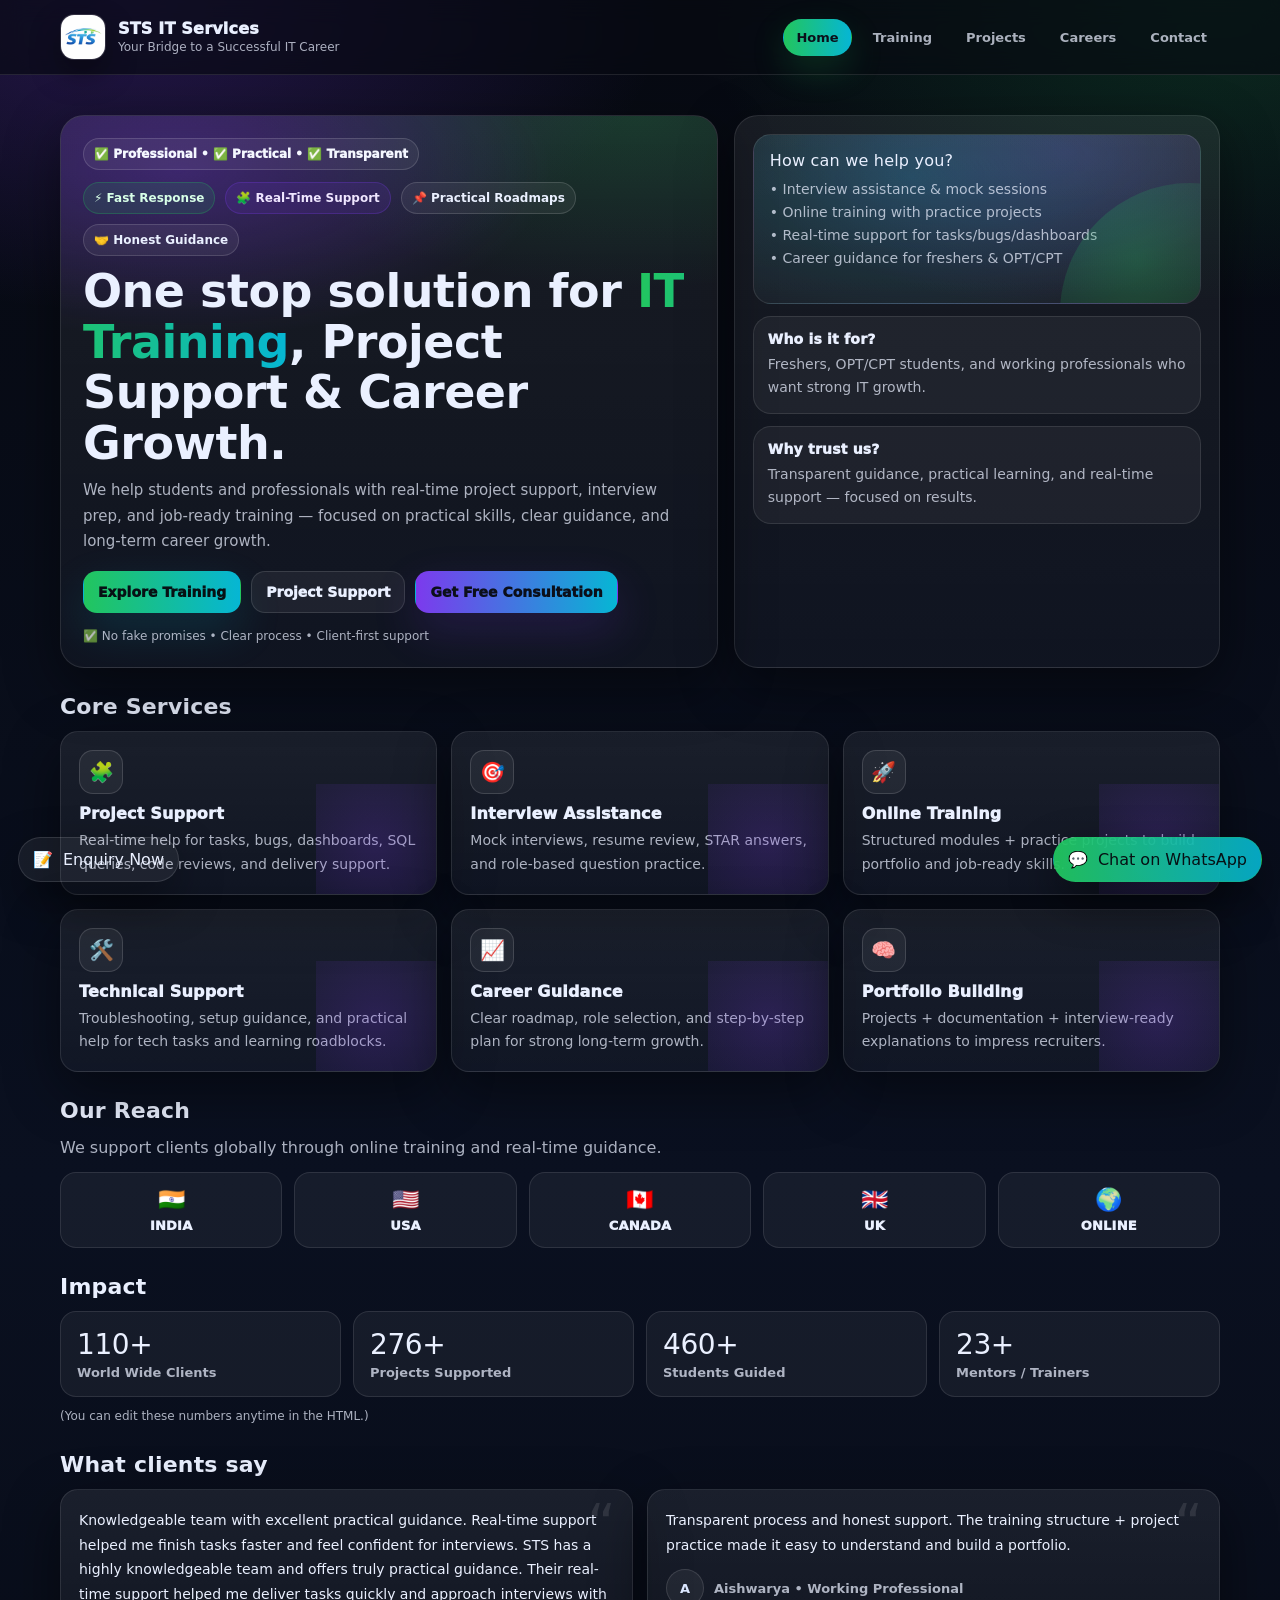
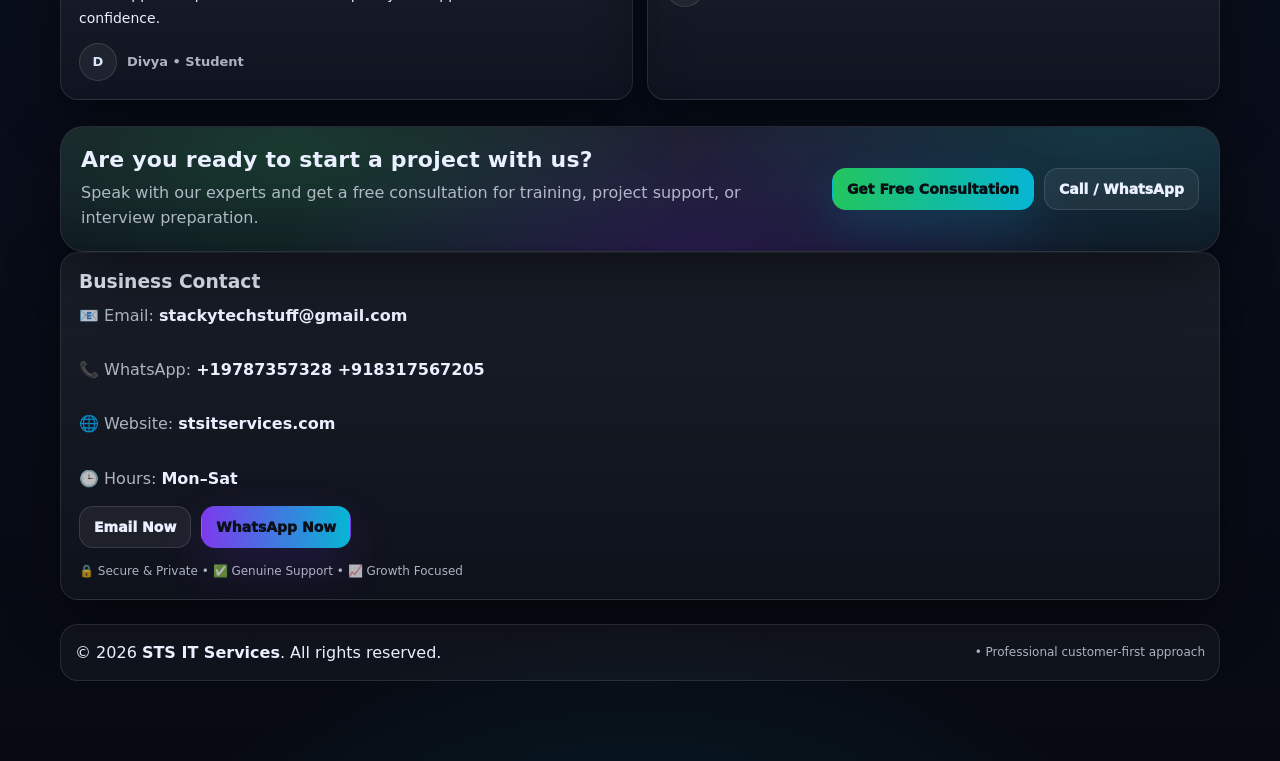
<file: index.html>
<!DOCTYPE html>
<html lang="en">
<head>
  <meta charset="UTF-8" />
  <meta name="viewport" content="width=device-width,initial-scale=1.0" />
  <title>STS IT Services | Genuine IT Consultancy & Career Support</title>
  <meta name="description" content="STS IT Services - Professional IT consultancy, project support, interview assistance and online training for career growth." />

  <!-- Dark theme inspired by AKTSoft-style layout (hero + services + locations + stats + testimonials + CTA) -->
  <style>
    :root{
      --bg:#070A12;
      --bg2:#0A1020;
      --panel:rgba(255,255,255,0.06);
      --panel2:rgba(255,255,255,0.04);
      --border:rgba(255,255,255,0.10);
      --text:#EAF0FF;
      --muted:rgba(234,240,255,0.72);

      --brand:#7C3AED;      /* purple */
      --brand2:#22C55E;     /* green */
      --brand3:#06B6D4;     /* cyan */
      --warn:#F59E0B;

      --shadow: 0 18px 55px rgba(0,0,0,.45);
      --radius: 18px;
      --radius2: 24px;
    }

    *{ box-sizing:border-box; }
    html{ scroll-behavior:smooth; }
    body{
      margin:0;
      font-family: ui-sans-serif, system-ui, -apple-system, Segoe UI, Roboto, Helvetica, Arial, "Apple Color Emoji","Segoe UI Emoji";
      color: var(--text);
      background:
        radial-gradient(900px 520px at 10% 0%, rgba(124,58,237,.26), transparent 60%),
        radial-gradient(900px 520px at 95% 0%, rgba(34,197,94,.18), transparent 58%),
        radial-gradient(900px 620px at 50% 110%, rgba(6,182,212,.16), transparent 60%),
        linear-gradient(180deg, var(--bg) 0%, var(--bg2) 50%, var(--bg) 100%);
      min-height:100vh;
    }
    a{ color:inherit; text-decoration:none; }
    img{ max-width:100%; display:block; }
    .container{
      width:min(1160px, calc(100% - 40px));
      margin:0 auto;
    }
    section[id]{ scroll-margin-top: 92px; }

    /* Topbar */
    .topbar{
      position: sticky;
      top:0;
      z-index: 50;
      background: rgba(7,10,18,0.65);
      backdrop-filter: blur(12px);
      border-bottom: 1px solid var(--border);
    }
    .navwrap{
      display:flex;
      align-items:center;
      justify-content:space-between;
      gap: 16px;
      padding: 14px 0;
    }
    .brand{
      display:flex;
      align-items:center;
      gap: 12px;
      min-width: 270px;
    }
    .brand img{
      width: 46px;
      height: 46px;
      border-radius: 14px;
      border: 1px solid var(--border);
      background: rgba(255,255,255,0.04);
      box-shadow: 0 14px 30px rgba(0,0,0,0.35);
      object-fit: cover;
    }
    .btitle{ font-weight: 950; letter-spacing: .2px; font-size: 16px; line-height:1.1; }
    .btag{ font-size: 12px; color: var(--muted); margin-top: 2px; line-height: 1.2; }

    nav{
      display:flex;
      align-items:center;
      gap: 8px;
      flex-wrap: wrap;
      justify-content:flex-end;
    }
    nav a{
      padding: 10px 12px;
      border-radius: 999px;
      color: var(--muted);
      border: 1px solid transparent;
      font-weight: 800;
      font-size: 13px;
      transition: transform .15s ease, background .15s ease, border-color .15s ease, color .15s ease;
    }
    nav a:hover{
      color: var(--text);
      background: rgba(255,255,255,0.05);
      border-color: rgba(255,255,255,0.10);
      transform: translateY(-1px);
    }
    nav a.active{
      color:#0b0f1a;
      border-color: transparent;
      background: linear-gradient(90deg, rgba(34,197,94,1), rgba(6,182,212,1));
      box-shadow: 0 14px 35px rgba(34,197,94,0.18);
    }

    /* Common UI */
    .card{
      background: linear-gradient(180deg, rgba(255,255,255,0.07), rgba(255,255,255,0.03));
      border: 1px solid var(--border);
      border-radius: var(--radius);
      box-shadow: var(--shadow);
    }
    .chipRow{ display:flex; flex-wrap:wrap; gap:10px; }
    .chip{
      display:inline-flex;
      align-items:center;
      gap: 8px;
      padding: 8px 10px;
      border-radius: 999px;
      border: 1px solid rgba(255,255,255,0.14);
      background: rgba(255,255,255,0.06);
      color: var(--text);
      font-weight: 900;
      font-size: 12px;
    }
    .chip.ok{
      border-color: rgba(34,197,94,0.26);
      background: rgba(34,197,94,0.12);
      color: #D7FFE7;
    }
    .chip.pro{
      border-color: rgba(124,58,237,0.26);
      background: rgba(124,58,237,0.12);
      color: #EFE6FF;
    }

    .btn{
      display:inline-flex;
      align-items:center;
      justify-content:center;
      gap: 10px;
      padding: 12px 14px;
      border-radius: 14px;
      border: 1px solid rgba(255,255,255,0.12);
      cursor:pointer;
      font-weight: 950;
      font-size: 14px;
      transition: transform .15s ease, filter .15s ease, background .15s ease, border-color .15s ease;
      user-select:none;
      white-space: nowrap;
    }
    .btn:hover{ transform: translateY(-1px); filter: brightness(1.05); }
    .btn:active{ transform: translateY(0px); filter: brightness(0.98); }

    .btn.primary{
      color:#071014;
      border-color: transparent;
      background: linear-gradient(90deg, rgba(34,197,94,1), rgba(6,182,212,1));
      box-shadow: 0 18px 45px rgba(6,182,212,0.16);
    }
    .btn.secondary{
      color: var(--text);
      background: rgba(255,255,255,0.06);
    }
    .btn.purple{
      color: #0b0f1a;
      border-color: transparent;
      background: linear-gradient(90deg, rgba(124,58,237,1), rgba(6,182,212,1));
      box-shadow: 0 18px 45px rgba(124,58,237,0.18);
    }

    .muted{ color: var(--muted); }
    h1,h2,h3{ margin:0; }
    h2{
      font-size: 22px;
      letter-spacing:.2px;
      margin: 0 0 12px;
    }

    main.container{ padding: 26px 0 80px; }

    /* HERO (AKTSoft-like: left content + right visual card) */
    .hero{
      margin-top: 14px;
      display:grid;
      grid-template-columns: 1.15fr .85fr;
      gap: 16px;
      align-items: stretch;
    }
    .heroLeft{
      padding: 22px;
      position: relative;
      overflow: hidden;
      border-radius: var(--radius2);
    }
    .heroLeft:before{
      content:"";
      position:absolute;
      inset:-1px;
      background:
        radial-gradient(620px 280px at 18% 10%, rgba(124,58,237,0.28), transparent 60%),
        radial-gradient(620px 280px at 88% 0%, rgba(34,197,94,0.18), transparent 62%);
      pointer-events:none;
    }
    .heroLeft > *{ position:relative; }

    .kicker{
      display:inline-flex;
      align-items:center;
      gap: 10px;
      padding: 8px 10px;
      border-radius: 999px;
      border: 1px solid rgba(255,255,255,0.14);
      background: rgba(255,255,255,0.06);
      font-weight: 950;
      font-size: 12px;
      color: #F4F7FF;
      margin-bottom: 12px;
    }
    .headline{
      font-size: clamp(28px, 4vw, 46px);
      line-height: 1.1;
      letter-spacing: -0.5px;
      margin-bottom: 10px;
    }
    .grad{
      background: linear-gradient(90deg, var(--brand2), var(--brand3));
      -webkit-background-clip:text;
      background-clip:text;
      color: transparent;
    }
    .sub{
      color: var(--muted);
      font-size: 15px;
      line-height: 1.7;
      margin: 0;
    }
    .ctaRow{
      display:flex;
      flex-wrap: wrap;
      gap: 10px;
      margin-top: 16px;
    }

    /* Right hero visual */
    .heroRight{
      padding: 18px;
      border-radius: var(--radius2);
      display:flex;
      flex-direction: column;
      gap: 12px;
    }
    .illustration{
      border-radius: 18px;
      border: 1px solid rgba(255,255,255,0.10);
      background:
        linear-gradient(180deg, rgba(255,255,255,0.06), rgba(255,255,255,0.03)),
        radial-gradient(520px 260px at 35% 25%, rgba(6,182,212,0.22), transparent 60%),
        radial-gradient(520px 260px at 70% 10%, rgba(124,58,237,0.22), transparent 60%);
      padding: 16px;
      min-height: 170px;
      position: relative;
      overflow:hidden;
    }
    .illustration:after{
      content:"";
      position:absolute;
      width: 260px;
      height: 260px;
      right: -120px;
      bottom: -140px;
      border-radius: 999px;
      background: radial-gradient(circle at 30% 30%, rgba(34,197,94,0.28), transparent 70%);
      pointer-events:none;
    }
    .mini{
      border-radius: 18px;
      border: 1px solid rgba(255,255,255,0.10);
      background: rgba(255,255,255,0.05);
      padding: 14px;
    }
    .mini h3{
      font-size: 14px;
      font-weight: 1000;
      letter-spacing: .2px;
      margin-bottom: 6px;
    }
    .mini p{
      margin:0;
      color: var(--muted);
      font-size: 14px;
      line-height: 1.65;
    }

    /* Section spacing */
    .section{ margin-top: 26px; }

    /* Services grid (AKTSoft “How can we help you?” vibe) */
    .grid3{
      display:grid;
      grid-template-columns: repeat(3, 1fr);
      gap: 14px;
    }
    .service{
      padding: 18px;
      position: relative;
      overflow:hidden;
    }
    .service:before{
      content:"";
      position:absolute;
      inset:auto -80px -90px auto;
      width: 200px;
      height: 200px;
      background: radial-gradient(circle at 30% 30%, rgba(124,58,237,0.22), transparent 70%);
      pointer-events:none;
    }
    .ico{
      width: 44px;
      height: 44px;
      display:grid;
      place-items:center;
      border-radius: 14px;
      border: 1px solid rgba(255,255,255,0.14);
      background: rgba(255,255,255,0.06);
      font-size: 20px;
      margin-bottom: 10px;
    }
    .service h3{
      font-size: 16px;
      font-weight: 1000;
      margin-bottom: 6px;
      letter-spacing: .2px;
    }
    .service p{
      margin:0;
      color: var(--muted);
      font-size: 14px;
      line-height: 1.65;
    }

    /* Locations row */
    .locations{
      display:grid;
      grid-template-columns: repeat(5, 1fr);
      gap: 12px;
    }
    .loc{
      padding: 14px;
      text-align:center;
      background: rgba(255,255,255,0.05);
      border: 1px solid rgba(255,255,255,0.10);
      border-radius: 16px;
    }
    .loc .flag{
      font-size: 22px;
      margin-bottom: 6px;
    }
    .loc .name{
      font-weight: 1000;
      letter-spacing: .2px;
      font-size: 13px;
    }

    /* Stats */
    .stats{
      display:grid;
      grid-template-columns: repeat(4, 1fr);
      gap: 12px;
    }
    .stat{
      padding: 16px;
      text-align:left;
      border-radius: 16px;
      background: rgba(255,255,255,0.05);
      border: 1px solid rgba(255,255,255,0.10);
    }
    .stat .num{
      font-size: 28px;
      font-weight: 1100;
      letter-spacing: -0.4px;
      margin-bottom: 4px;
    }
    .stat .lbl{
      color: var(--muted);
      font-size: 13px;
      font-weight: 900;
    }

    /* Testimonials */
    .testiGrid{
      display:grid;
      grid-template-columns: 1fr 1fr;
      gap: 14px;
    }
    .quote{
      padding: 18px;
      position: relative;
      overflow:hidden;
    }
    .quote:before{
      content:"“";
      position:absolute;
      top: 6px;
      right: 16px;
      font-size: 56px;
      color: rgba(255,255,255,0.10);
      font-weight: 1200;
      line-height: 1;
    }
    .quote p{
      margin:0;
      color: var(--text);
      font-size: 14px;
      line-height: 1.75;
    }
    .who{
      display:flex;
      align-items:center;
      gap: 10px;
      margin-top: 12px;
      color: var(--muted);
      font-size: 13px;
      font-weight: 900;
    }
    .avatar{
      width: 38px;
      height: 38px;
      border-radius: 999px;
      border: 1px solid rgba(255,255,255,0.12);
      background: rgba(255,255,255,0.06);
      display:grid;
      place-items:center;
      font-weight: 1100;
      color: #dbe7ff;
    }

    /* Big CTA */
    .ctaBox{
      padding: 20px;
      border-radius: var(--radius2);
      display:flex;
      align-items:center;
      justify-content:space-between;
      gap: 14px;
      flex-wrap: wrap;
      position: relative;
      overflow:hidden;
    }
    .ctaBox:before{
      content:"";
      position:absolute;
      inset:-1px;
      background:
        radial-gradient(700px 300px at 20% 20%, rgba(34,197,94,0.18), transparent 60%),
        radial-gradient(700px 300px at 90% 0%, rgba(6,182,212,0.18), transparent 60%),
        radial-gradient(700px 350px at 55% 120%, rgba(124,58,237,0.22), transparent 60%);
      pointer-events:none;
    }
    .ctaBox > *{ position: relative; }
    .ctaBox h2{ margin:0; }
    .ctaBox .muted{ max-width: 680px; }

    /* Contact */
    .split{
      display:grid;
      grid-template-columns: 1.1fr .9fr;
      gap: 14px;
      align-items:start;
    }
    .formWrap{ padding: 18px; }
    form label{
      display:block;
      font-size: 12px;
      font-weight: 1000;
      color: rgba(234,240,255,0.9);
      margin: 12px 0 6px;
    }
    input, select, textarea{
      width:100%;
      padding: 12px 12px;
      border-radius: 14px;
      border: 1px solid rgba(255,255,255,0.12);
      outline:none;
      background: rgba(0,0,0,0.22);
      color: var(--text);
      font-size: 14px;
      transition: border-color .15s ease, box-shadow .15s ease, background .15s ease;
    }
    input:focus, select:focus, textarea:focus{
      border-color: rgba(6,182,212,0.55);
      box-shadow: 0 0 0 4px rgba(6,182,212,0.16);
      background: rgba(0,0,0,0.28);
    }
    textarea{ min-height: 110px; resize: vertical; }

    .status{
      margin-top: 10px;
      font-size: 13px;
      color: var(--muted);
      font-weight: 900;
    }
    .small{
      margin-top: 12px;
      font-size: 12px;
      color: var(--muted);
      line-height: 1.55;
    }

    /* Footer */
    .footer{
      margin-top: 24px;
      padding: 18px 14px;
      border-radius: var(--radius);
      border: 1px solid var(--border);
      background: rgba(255,255,255,0.04);
      display:flex;
      justify-content: space-between;
      align-items: center;
      gap: 14px;
      flex-wrap: wrap;
    }

    /* Floating buttons */
    .whatsapp-float{
      position: fixed;
      right: 18px;
      bottom: 18px;
      display:flex;
      align-items:center;
      gap: 10px;
      padding: 12px 14px;
      border-radius: 999px;
      color:#071014;
      font-weight: 1100;
      border: 1px solid rgba(34,197,94,0.30);
      background: linear-gradient(90deg, rgba(34,197,94,0.95), rgba(6,182,212,0.90));
      box-shadow: 0 18px 45px rgba(0,0,0,0.45);
      z-index: 60;
    }
    .enquiry-float{
      position: fixed;
      left: 18px;
      bottom: 18px;
      display:flex;
      align-items:center;
      gap: 10px;
      padding: 12px 14px;
      border-radius: 999px;
      color: var(--text);
      font-weight: 1100;
      border: 1px solid rgba(255,255,255,0.12);
      background: rgba(255,255,255,0.06);
      box-shadow: 0 18px 45px rgba(0,0,0,0.35);
      z-index: 60;
    }

    /* Responsive */
    @media (max-width: 980px){
      .hero{ grid-template-columns: 1fr; }
      .grid3{ grid-template-columns: 1fr; }
      .locations{ grid-template-columns: 1fr 1fr; }
      .stats{ grid-template-columns: 1fr 1fr; }
      .testiGrid{ grid-template-columns: 1fr; }
      .split{ grid-template-columns: 1fr; }
      .navwrap{ flex-direction: column; align-items:flex-start; }
      nav{ justify-content:flex-start; }
    }
  </style>
</head>

<body>

  <header class="topbar">
    <div class="container navwrap">
      <a class="brand" href="index.html">
        <img src="logo2.png" alt="STS IT Services Logo">
        <div>
          <div class="btitle">STS IT Services</div>
          <div class="btag">Your Bridge to a Successful IT Career</div>
        </div>
      </a>

      <nav>
        <a class="active" href="index.html">Home</a>
        <a href="training.html">Training</a>
        <a href="projects.html">Projects</a>
        <a href="careers.html">Careers</a>
        <a href="#contact">Contact</a>
      </nav>
    </div>
  </header>

  <main class="container">

    <!-- HERO -->
    <section class="hero">
      <div class="card heroLeft">
        <div class="kicker">✅ Professional • ✅ Practical • ✅ Transparent</div>

        <div class="chipRow" style="margin-bottom:10px;">
          <div class="chip ok">⚡ Fast Response</div>
          <div class="chip pro">🧩 Real-Time Support</div>
          <div class="chip">📌 Practical Roadmaps</div>
          <div class="chip">🤝 Honest Guidance</div>
        </div>

        <h1 class="headline">
          One stop solution for <span class="grad">IT Training</span>, Project Support & Career Growth.
        </h1>

        <p class="sub">
          We help students and professionals with real-time project support, interview prep,
          and job-ready training — focused on practical skills, clear guidance, and long-term career growth.
        </p>

        <div class="ctaRow">
          <a class="btn primary" href="training.html">Explore Training</a>
          <a class="btn secondary" href="projects.html">Project Support</a>
          <a class="btn purple" href="#contact">Get Free Consultation</a>
        </div>

        <div class="small" style="margin-top:14px;">
          ✅ No fake promises • Clear process • Client-first support
        </div>
      </div>

      <div class="card heroRight">
        <div class="illustration">
          <div style="font-weight:1100; letter-spacing:.2px; margin-bottom:8px;">How can we help you?</div>
          <div class="muted" style="line-height:1.65; font-size:14px;">
            • Interview assistance & mock sessions<br>
            • Online training with practice projects<br>
            • Real-time support for tasks/bugs/dashboards<br>
            • Career guidance for freshers & OPT/CPT
          </div>
        </div>

        <div class="mini">
          <h3>Who is it for?</h3>
          <p>Freshers, OPT/CPT students, and working professionals who want strong IT growth.</p>
        </div>
        <div class="mini">
          <h3>Why trust us?</h3>
          <p>Transparent guidance, practical learning, and real-time support — focused on results.</p>
        </div>
      </div>
    </section>

    <!-- SERVICES -->
    <section class="section">
      <h2>Core Services</h2>
      <div class="grid3">
        <div class="card service">
          <div class="ico">🧩</div>
          <h3>Project Support</h3>
          <p>Real-time help for tasks, bugs, dashboards, SQL queries, code reviews, and delivery support.</p>
        </div>

        <div class="card service">
          <div class="ico">🎯</div>
          <h3>Interview Assistance</h3>
          <p>Mock interviews, resume review, STAR answers, and role-based question practice.</p>
        </div>

        <div class="card service">
          <div class="ico">🚀</div>
          <h3>Online Training</h3>
          <p>Structured modules + practice projects to build portfolio and job-ready skills.</p>
        </div>

        <div class="card service">
          <div class="ico">🛠️</div>
          <h3>Technical Support</h3>
          <p>Troubleshooting, setup guidance, and practical help for tech tasks and learning roadblocks.</p>
        </div>

        <div class="card service">
          <div class="ico">📈</div>
          <h3>Career Guidance</h3>
          <p>Clear roadmap, role selection, and step-by-step plan for strong long-term growth.</p>
        </div>

        <div class="card service">
          <div class="ico">🧠</div>
          <h3>Portfolio Building</h3>
          <p>Projects + documentation + interview-ready explanations to impress recruiters.</p>
        </div>
      </div>
    </section>

    <!-- LOCATIONS (AKTSoft-style section) -->
    <section class="section">
      <h2>Our Reach</h2>
      <div class="muted" style="margin-bottom:12px; line-height:1.6;">
        We support clients globally through online training and real-time guidance.
      </div>

      <div class="locations">
        <div class="loc">
          <div class="flag">🇮🇳</div>
          <div class="name">INDIA</div>
        </div>
        <div class="loc">
          <div class="flag">🇺🇸</div>
          <div class="name">USA</div>
        </div>
        <div class="loc">
          <div class="flag">🇨🇦</div>
          <div class="name">CANADA</div>
        </div>
        <div class="loc">
          <div class="flag">🇬🇧</div>
          <div class="name">UK</div>
        </div>
        <div class="loc">
          <div class="flag">🌍</div>
          <div class="name">ONLINE</div>
        </div>
      </div>
    </section>

    <!-- STATS (AKTSoft-style counters) -->
    <section class="section">
      <h2>Impact</h2>
      <div class="stats">
        <div class="stat">
          <div class="num" data-count="120">0</div>
          <div class="lbl">World Wide Clients</div>
        </div>
        <div class="stat">
          <div class="num" data-count="300">0</div>
          <div class="lbl">Projects Supported</div>
        </div>
        <div class="stat">
          <div class="num" data-count="500">0</div>
          <div class="lbl">Students Guided</div>
        </div>
        <div class="stat">
          <div class="num" data-count="25">0</div>
          <div class="lbl">Mentors / Trainers</div>
        </div>
      </div>
      <div class="small" style="margin-top:10px;">
        (You can edit these numbers anytime in the HTML.)
      </div>
    </section>

    <!-- TESTIMONIALS -->
    <section class="section">
      <h2>What clients say</h2>
      <div class="testiGrid">
        <div class="card quote">
          <p>
            Knowledgeable team with excellent practical guidance. Real-time support helped me finish tasks faster and feel confident for interviews.
            STS has a highly knowledgeable team and offers truly practical guidance. Their real-time support helped me deliver tasks quickly and approach interviews with confidence.
          </p>
          <div class="who">
            <div class="avatar">D</div>
            <div>Divya • Student</div>
          </div>
        </div>
        <div class="card quote">
          <p>
            Transparent process and honest support. The training structure + project practice made it easy to understand and build a portfolio.
          </p>
          <div class="who">
            <div class="avatar">A</div>
            <div>Aishwarya • Working Professional</div>
          </div>
        </div>
      </div>
    </section>

    <!-- BIG CTA -->
    <section class="section">
      <div class="card ctaBox">
        <div>
          <h2>Are you ready to start a project with us?</h2>
          <div class="muted" style="margin-top:8px; line-height:1.6;">
            Speak with our experts and get a free consultation for training, project support, or interview preparation.
          </div>
        </div>
        <div style="display:flex; gap:10px; flex-wrap:wrap;">
          <a class="btn primary" href="#contact">Get Free Consultation</a>
          <a class="btn secondary" id="callBtn" href="#">Call / WhatsApp</a>
        </div>
      </div>
    </section>

    <!-- Right: Business Contact -->
    <!-- ✅ FIX 1: Added id="contact" so top Contact button scrolls here -->
    <div class="card formWrap" id="contact">
      <h3 style="margin:0 0 10px; font-weight:1100;">Business Contact</h3>
      <p class="muted" style="margin:0; line-height:1.7;">
        📧 Email: <b style="color:var(--text)">stackytechstuff@gmail.com</b><br><br>
        📞 WhatsApp: <b style="color:var(--text)">+19787357328 +918317567205</b><br><br>
        🌐 Website: <b style="color:var(--text)">stsitservices.com</b><br><br>
        🕒 Hours: <b style="color:var(--text)">Mon–Sat</b>
      </p>

      <div style="display:flex; gap:10px; flex-wrap:wrap; margin-top:14px;">
        <a class="btn secondary" id="emailNow" href="#">Email Now</a>
        <a class="btn purple" id="waNow" href="#" target="_blank" rel="noopener">WhatsApp Now</a>
      </div>

      <div class="small" style="margin-top:14px;">
        🔒 Secure & Private • ✅ Genuine Support • 📈 Growth Focused
      </div>
    </div>

    <footer class="footer">
      <div>© 2026 <b>STS IT Services</b>. All rights reserved.</div>
      <div class="small" style="margin:0;">• Professional customer-first approach</div>
    </footer>

  </main>

  <!-- Floating buttons (AKTSoft-like “Enquiry Now” + WhatsApp) -->
  <a class="enquiry-float" href="#contact">📝 <span>Enquiry Now</span></a>

  <a id="waBtn" class="whatsapp-float" href="#" target="_blank" rel="noopener">
    💬 <span>Chat on WhatsApp</span>
  </a>

  <script>
    // ===== Editable contact settings =====
    // ✅ FIX 2: added waMessage so WhatsApp doesn't show "undefined"
    const CONTACT = {
      email: "stackytechstuff@gmail.com",
      waNumber: "+918317567205", // keep as you have
      waDisplay: "+918317567205",
      waMessage: "Hi, I want to chat."
    };

    // WhatsApp links
    const waLink = "https://wa.me/" + CONTACT.waNumber + "?text=" + encodeURIComponent(CONTACT.waMessage);
    document.getElementById("waBtn").href = waLink;
    document.getElementById("waNow").href = waLink;

    // Email link
    const mailto = "mailto:" + CONTACT.email +
      "?subject=" + encodeURIComponent("STS IT Services - Free Consultation") +
      "&body=" + encodeURIComponent(
        "Hi STS IT Services,\n\nI want help with:\n- Training / Project Support / Interview Assistance\n\nMy details:\nName:\nPhone:\n\nThanks."
      );
    document.getElementById("emailNow").href = mailto;

    // Call/WhatsApp CTA button
    document.getElementById("callBtn").href = waLink;

    // ===== Contact form sending (optional) =====
    // Add your Google Apps Script URL here if you already have it:
    const APPS_SCRIPT_URL = ""; // e.g., "https://script.google.com/macros/s/XXXX/exec"

    const form = document.getElementById("contactForm");
    const statusEl = document.getElementById("formStatus");

    function setStatus(msg, ok=true){
      if(!statusEl) return;
      statusEl.textContent = msg;
      statusEl.style.color = ok ? "rgba(34,197,94,0.95)" : "rgba(248,113,113,0.95)";
    }

    if(form){
      form.addEventListener("submit", async (e) => {
        e.preventDefault();

        if(!APPS_SCRIPT_URL){
          setStatus("Form is ready. Add your Google Apps Script URL in the code to receive messages in Gmail.", false);
          return;
        }

        setStatus("Sending...", true);

        const formData = new FormData(form);
        const payload = {};
        formData.forEach((v,k)=> payload[k]=v);

        try{
          await fetch(APPS_SCRIPT_URL, {
            method: "POST",
            mode: "no-cors",
            headers: { "Content-Type": "application/json" },
            body: JSON.stringify(payload)
          });

          form.reset();
          setStatus("✅ Message sent! We will contact you soon.", true);
        }catch(err){
          setStatus("❌ Failed to send. Please use WhatsApp button or email us directly.", false);
        }
      });
    }

    // ===== Simple count-up animation for stats =====
    const counters = document.querySelectorAll("[data-count]");
    const easeOut = (t) => 1 - Math.pow(1 - t, 3);

    function animateCount(el){
      const target = parseInt(el.getAttribute("data-count"), 10) || 0;
      const duration = 900;
      const start = performance.now();
      const from = 0;

      function tick(now){
        const t = Math.min(1, (now - start) / duration);
        const v = Math.round(from + (target - from) * easeOut(t));
        el.textContent = v + "+";
        if(t < 1) requestAnimationFrame(tick);
      }
      requestAnimationFrame(tick);
    }

    // Run when visible
    const obs = new IntersectionObserver((entries) => {
      entries.forEach(en => {
        if(en.isIntersecting){
          animateCount(en.target);
          obs.unobserve(en.target);
        }
      });
    }, { threshold: 0.35 });

    counters.forEach(c => obs.observe(c));
  </script>
</body>
</html>
</file>
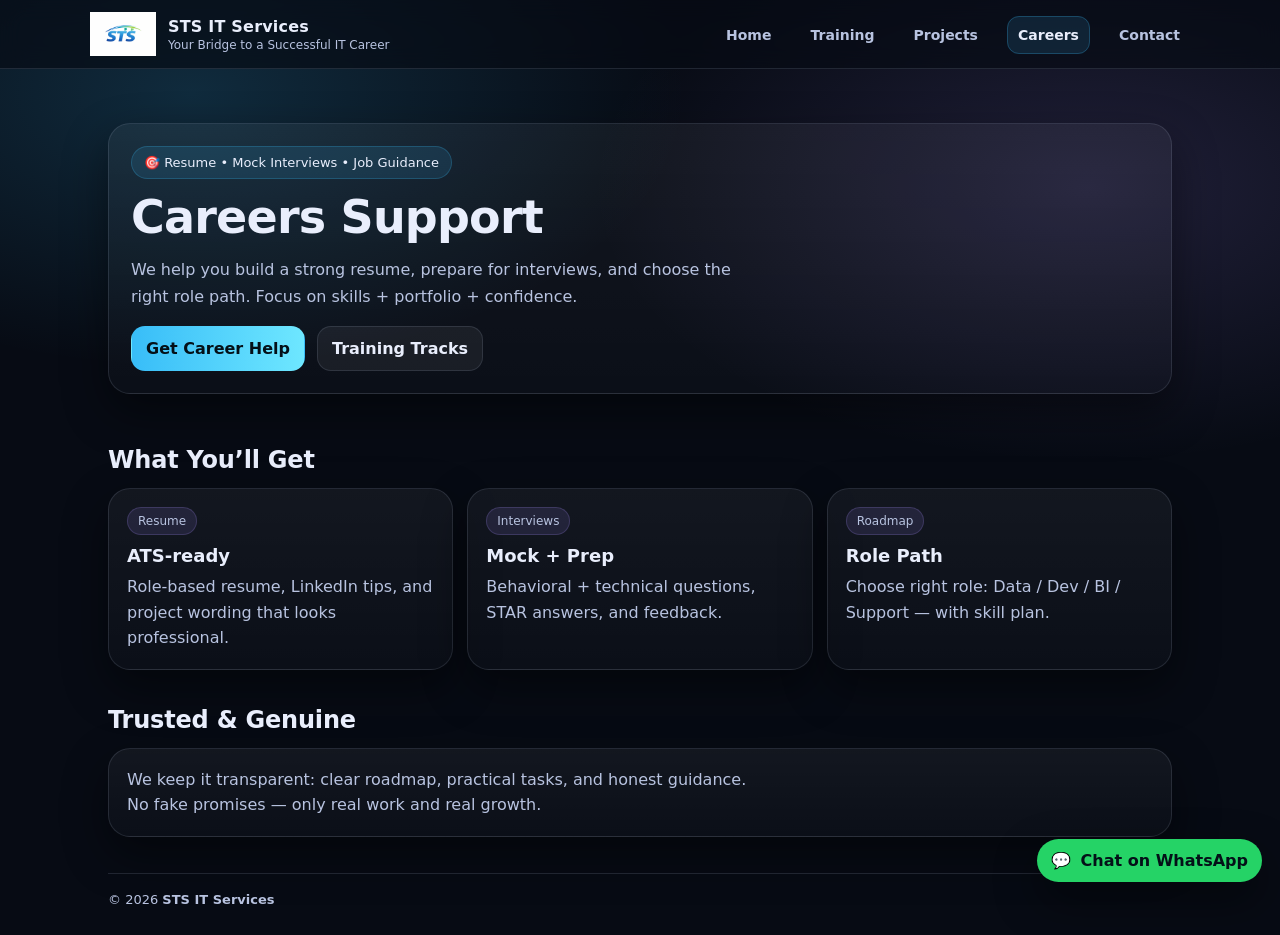
<file: careers.html>
<!DOCTYPE html>
<html lang="en">
<head>
  <meta charset="UTF-8" />
  <meta name="viewport" content="width=device-width,initial-scale=1.0" />
  <title>Careers | STS IT Services</title>
  <link rel="stylesheet" href="style.css" />
</head>
<body>
  <header class="topbar">
    <div class="container navwrap">
      <a class="brand" href="index.html">
        <img src="logo2.png" alt="STS IT Services Logo">
        <div>
          <div class="btitle">STS IT Services</div>
          <div class="btag">Your Bridge to a Successful IT Career</div>
        </div>
      </a>

      <nav>
        <a href="index.html">Home</a>
        <a href="training.html">Training</a>
        <a href="projects.html">Projects</a>
        <a class="active" href="careers.html">Careers</a>
        <a href="index.html#contact">Contact</a>
      </nav>
    </div>
  </header>

  <main class="container">
    <section class="hero">
      <div class="card heroLeft" style="padding:22px;">
        <div class="kicker">🎯 Resume • Mock Interviews • Job Guidance</div>
        <h1>Careers Support</h1>
        <p class="sub">
          We help you build a strong resume, prepare for interviews, and choose the right role path.
          Focus on skills + portfolio + confidence.
        </p>
        <div class="ctaRow">
          <a class="btn primary" href="index.html#contact">Get Career Help</a>
          <a class="btn secondary" href="training.html">Training Tracks</a>
        </div>
      </div>
    </section>

    <section class="section">
      <h2>What You’ll Get</h2>
      <div class="grid3">
        <div class="card feature">
          <div class="tag">Resume</div>
          <h3>ATS-ready</h3>
          <p>Role-based resume, LinkedIn tips, and project wording that looks professional.</p>
        </div>
        <div class="card feature">
          <div class="tag">Interviews</div>
          <h3>Mock + Prep</h3>
          <p>Behavioral + technical questions, STAR answers, and feedback.</p>
        </div>
        <div class="card feature">
          <div class="tag">Roadmap</div>
          <h3>Role Path</h3>
          <p>Choose right role: Data / Dev / BI / Support — with skill plan.</p>
        </div>
      </div>
    </section>

    <section class="section">
      <h2>Trusted & Genuine</h2>
      <div class="card feature">
        <p class="sub" style="margin:0">
          We keep it transparent: clear roadmap, practical tasks, and honest guidance.
          No fake promises — only real work and real growth.
        </p>
      </div>
    </section>

    <footer class="footer">
      <div>© 2026 <b>STS IT Services</b></div>
    </footer>
  </main>

  <a id="waBtn" class="whatsapp-float" href="#" target="_blank" rel="noopener">💬 <span>Chat on WhatsApp</span></a>
  <script src="script.js"></script>
</body>
</html>
</file>
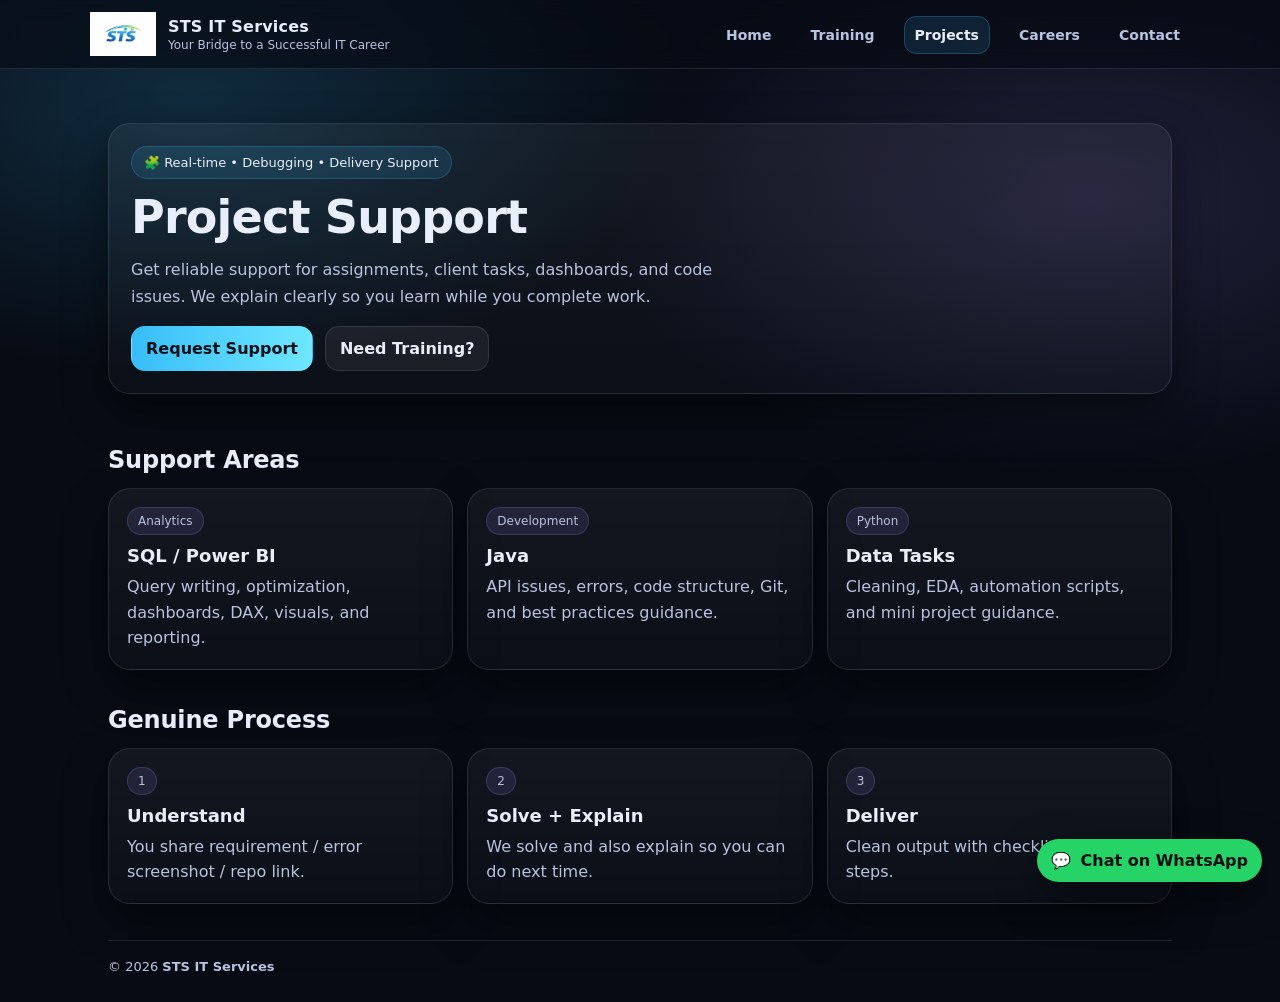
<file: projects.html>
<!DOCTYPE html>
<html lang="en">
<head>
  <meta charset="UTF-8" />
  <meta name="viewport" content="width=device-width,initial-scale=1.0" />
  <title>Project Support | STS IT Services</title>
  <link rel="stylesheet" href="style.css" />
</head>
<body>
  <header class="topbar">
    <div class="container navwrap">
      <a class="brand" href="index.html">
        <img src="logo2.png" alt="STS IT Services Logo">
        <div>
          <div class="btitle">STS IT Services</div>
          <div class="btag">Your Bridge to a Successful IT Career</div>
        </div>
      </a>

      <nav>
        <a href="index.html">Home</a>
        <a href="training.html">Training</a>
        <a class="active" href="projects.html">Projects</a>
        <a href="careers.html">Careers</a>
        <a href="index.html#contact">Contact</a>
      </nav>
    </div>
  </header>

  <main class="container">
    <section class="hero">
      <div class="card heroLeft" style="padding:22px;">
        <div class="kicker">🧩 Real-time • Debugging • Delivery Support</div>
        <h1>Project Support</h1>
        <p class="sub">
          Get reliable support for assignments, client tasks, dashboards, and code issues.
          We explain clearly so you learn while you complete work.
        </p>
        <div class="ctaRow">
          <a class="btn primary" href="index.html#contact">Request Support</a>
          <a class="btn secondary" href="training.html">Need Training?</a>
        </div>
      </div>
    </section>

    <section class="section">
      <h2>Support Areas</h2>
      <div class="grid3">
        <div class="card feature">
          <div class="tag">Analytics</div>
          <h3>SQL / Power BI</h3>
          <p>Query writing, optimization, dashboards, DAX, visuals, and reporting.</p>
        </div>
        <div class="card feature">
          <div class="tag">Development</div>
          <h3>Java</h3>
          <p>API issues, errors, code structure, Git, and best practices guidance.</p>
        </div>
        <div class="card feature">
          <div class="tag">Python</div>
          <h3>Data Tasks</h3>
          <p>Cleaning, EDA, automation scripts, and mini project guidance.</p>
        </div>
      </div>
    </section>

    <section class="section">
      <h2>Genuine Process</h2>
      <div class="grid3">
        <div class="card feature">
          <div class="tag">1</div>
          <h3>Understand</h3>
          <p>You share requirement / error screenshot / repo link.</p>
        </div>
        <div class="card feature">
          <div class="tag">2</div>
          <h3>Solve + Explain</h3>
          <p>We solve and also explain so you can do next time.</p>
        </div>
        <div class="card feature">
          <div class="tag">3</div>
          <h3>Deliver</h3>
          <p>Clean output with checklist + next steps.</p>
        </div>
      </div>
    </section>

    <footer class="footer">
      <div>© 2026 <b>STS IT Services</b></div>
    </footer>
  </main>

  <a id="waBtn" class="whatsapp-float" href="#" target="_blank" rel="noopener">💬 <span>Chat on WhatsApp</span></a>
  <script src="script.js"></script>
</body>
</html>
</file>
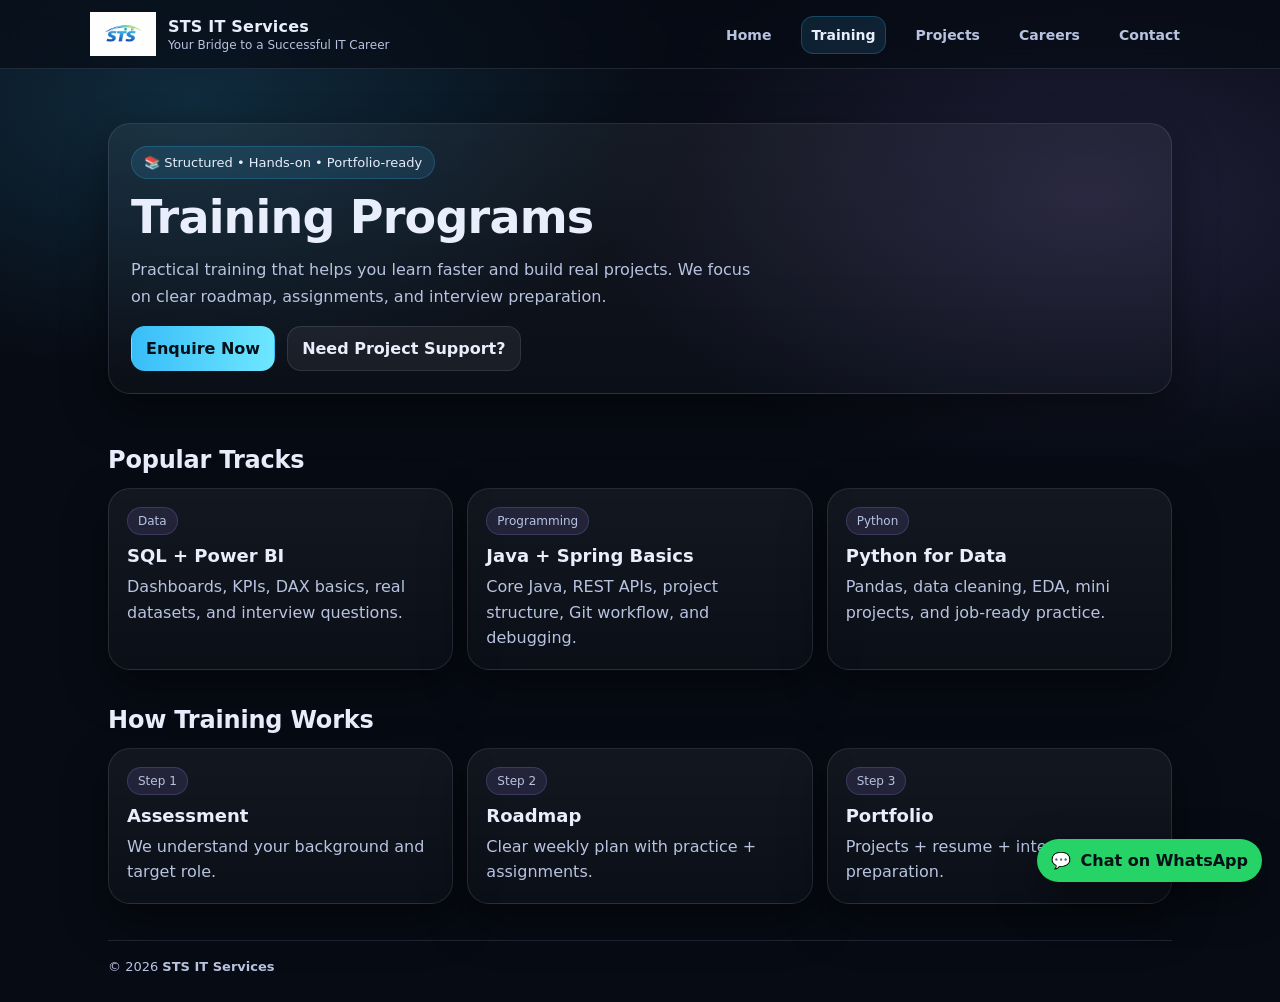
<file: training.html>
<!DOCTYPE html>
<html lang="en">
<head>
  <meta charset="UTF-8" />
  <meta name="viewport" content="width=device-width,initial-scale=1.0" />
  <title>Training | STS IT Services</title>
  <link rel="stylesheet" href="style.css" />
</head>
<body>
  <header class="topbar">
    <div class="container navwrap">
      <a class="brand" href="index.html">
        <img src="logo2.png" alt="STS IT Services Logo">
        <div>
          <div class="btitle">STS IT Services</div>
          <div class="btag">Your Bridge to a Successful IT Career</div>
        </div>
      </a>

      <nav>
        <a href="index.html">Home</a>
        <a class="active" href="training.html">Training</a>
        <a href="projects.html">Projects</a>
        <a href="careers.html">Careers</a>
        <a href="index.html#contact">Contact</a>
      </nav>
    </div>
  </header>

  <main class="container">
    <section class="hero">
      <div class="card heroLeft" style="padding:22px;">
        <div class="kicker">📚 Structured • Hands-on • Portfolio-ready</div>
        <h1>Training Programs</h1>
        <p class="sub">
          Practical training that helps you learn faster and build real projects. We focus on clear roadmap,
          assignments, and interview preparation.
        </p>
        <div class="ctaRow">
          <a class="btn primary" href="index.html#contact">Enquire Now</a>
          <a class="btn secondary" href="projects.html">Need Project Support?</a>
        </div>
      </div>
    </section>

    <section class="section">
      <h2>Popular Tracks</h2>
      <div class="grid3">
        <div class="card feature">
          <div class="tag">Data</div>
          <h3>SQL + Power BI</h3>
          <p>Dashboards, KPIs, DAX basics, real datasets, and interview questions.</p>
        </div>
        <div class="card feature">
          <div class="tag">Programming</div>
          <h3>Java + Spring Basics</h3>
          <p>Core Java, REST APIs, project structure, Git workflow, and debugging.</p>
        </div>
        <div class="card feature">
          <div class="tag">Python</div>
          <h3>Python for Data</h3>
          <p>Pandas, data cleaning, EDA, mini projects, and job-ready practice.</p>
        </div>
      </div>
    </section>

    <section class="section">
      <h2>How Training Works</h2>
      <div class="grid3">
        <div class="card feature">
          <div class="tag">Step 1</div>
          <h3>Assessment</h3>
          <p>We understand your background and target role.</p>
        </div>
        <div class="card feature">
          <div class="tag">Step 2</div>
          <h3>Roadmap</h3>
          <p>Clear weekly plan with practice + assignments.</p>
        </div>
        <div class="card feature">
          <div class="tag">Step 3</div>
          <h3>Portfolio</h3>
          <p>Projects + resume + interview preparation.</p>
        </div>
      </div>
    </section>

    <footer class="footer">
      <div>© 2026 <b>STS IT Services</b></div>
    </footer>
  </main>

  <a id="waBtn" class="whatsapp-float" href="#" target="_blank" rel="noopener">💬 <span>Chat on WhatsApp</span></a>
  <script src="script.js"></script>
</body>
</html>
</file>
<file: style.css>
:root{
  --bg:#070b14;
  --card:#0e1628;
  --card2:#0b1220;
  --text:#e9eefc;
  --muted:#b8c3e0;
  --brand:#38bdf8;
  --brand2:#a78bfa;
  --line: rgba(148,163,184,0.18);
  --shadow: 0 18px 45px rgba(0,0,0,.45);
}

*{box-sizing:border-box}
html{scroll-behavior:smooth}
body{
  margin:0;
  font-family: system-ui, -apple-system, Segoe UI, Roboto, Arial, sans-serif;
  background: radial-gradient(900px 500px at 15% 10%, rgba(56,189,248,.18), transparent 55%),
              radial-gradient(900px 500px at 85% 20%, rgba(167,139,250,.16), transparent 55%),
              var(--bg);
  color:var(--text);
}

.container{max-width:1100px; margin:0 auto; padding:0 18px;}

.topbar{
  position:sticky; top:0; z-index:1000;
  backdrop-filter: blur(12px);
  background: rgba(7,11,20,.65);
  border-bottom: 1px solid var(--line);
}
.navwrap{
  display:flex; align-items:center; justify-content:space-between;
  padding:12px 0;
}
.brand{
  display:flex; align-items:center; gap:12px;
  text-decoration:none; color:var(--text);
}
.brand img{height:44px; width:auto;}
.brand .btitle{font-weight:800; letter-spacing:.2px}
.brand .btag{font-size:12px; color:var(--muted); margin-top:2px}

nav a{
  color:var(--muted); text-decoration:none;
  margin-left:14px; font-weight:650; font-size:14px;
  padding:10px 10px; border-radius:12px;
}
nav a:hover{color:var(--text); background: rgba(255,255,255,.06);}
nav a.active{color:var(--text); background: rgba(56,189,248,.12); border:1px solid rgba(56,189,248,.25);}

.hero{
  padding:54px 0 26px;
}
.heroGrid{
  display:grid;
  grid-template-columns: 1.15fr .85fr;
  gap:18px;
  align-items:stretch;
}
@media(max-width:900px){
  .heroGrid{grid-template-columns:1fr;}
  nav{display:none;}
}
.card{
  background: linear-gradient(180deg, rgba(255,255,255,.05), rgba(255,255,255,.02));
  border:1px solid var(--line);
  border-radius:22px;
  box-shadow: var(--shadow);
}
.heroLeft{padding:26px;}
.kicker{
  display:inline-flex; gap:8px; align-items:center;
  background: rgba(56,189,248,.12);
  border:1px solid rgba(56,189,248,.22);
  color:var(--text);
  padding:8px 12px;
  border-radius:999px;
  font-size:13px;
}
h1{
  margin:14px 0 10px;
  font-size:46px;
  line-height:1.05;
  letter-spacing:-.8px;
}
@media(max-width:520px){ h1{font-size:36px;} }

.sub{
  color:var(--muted);
  font-size:16px;
  line-height:1.65;
  max-width: 62ch;
}

.ctaRow{display:flex; gap:12px; flex-wrap:wrap; margin-top:16px;}
.btn{
  display:inline-flex; align-items:center; justify-content:center; gap:10px;
  padding:12px 14px;
  border-radius:14px;
  font-weight:800;
  text-decoration:none;
  border:1px solid transparent;
  cursor:pointer;
}
.btn.primary{
  color:#041018;
  background: linear-gradient(90deg, var(--brand), #6ee7ff);
}
.btn.primary:hover{filter:brightness(1.03);}
.btn.secondary{
  color:var(--text);
  background: rgba(255,255,255,.06);
  border:1px solid var(--line);
}
.btn.secondary:hover{background: rgba(255,255,255,.09);}

.heroRight{
  padding:18px;
  display:flex;
  flex-direction:column;
  gap:12px;
}
.miniCard{
  padding:16px;
  border-radius:18px;
  background: rgba(255,255,255,.04);
  border: 1px solid var(--line);
}
.miniCard h3{margin:0 0 8px; font-size:16px}
.miniCard p{margin:0; color:var(--muted); line-height:1.6; font-size:14px}

.section{padding:26px 0 10px;}
.section h2{
  margin:0 0 14px;
  font-size:24px;
  letter-spacing:-.2px;
}
.grid3{
  display:grid;
  grid-template-columns: repeat(3, 1fr);
  gap:14px;
}
@media(max-width:900px){ .grid3{grid-template-columns:1fr;} }

.feature{
  padding:18px;
}
.feature .tag{
  display:inline-block;
  font-size:12px;
  color: var(--muted);
  background: rgba(167,139,250,.12);
  border: 1px solid rgba(167,139,250,.20);
  padding:6px 10px;
  border-radius:999px;
  margin-bottom:10px;
}
.feature h3{margin:0 0 8px; font-size:18px;}
.feature p{margin:0; color:var(--muted); line-height:1.6;}

.split{
  display:grid;
  grid-template-columns: 1fr 1fr;
  gap:14px;
}
@media(max-width:900px){ .split{grid-template-columns:1fr;} }

.formWrap{padding:18px;}
label{display:block; font-weight:700; margin:10px 0 6px; font-size:13px; color:var(--text);}
input, textarea, select{
  width:100%;
  padding:12px 12px;
  border-radius:14px;
  border:1px solid var(--line);
  background: rgba(255,255,255,.04);
  color:var(--text);
  outline:none;
}
textarea{min-height:120px; resize:vertical;}
.small{color:var(--muted); font-size:12px; line-height:1.6; margin-top:8px}
.status{
  margin-top:10px;
  font-weight:700;
}
.status.ok{color:#7CFFB2}
.status.err{color:#ffb4b4}

.footer{
  margin-top:26px;
  padding:18px 0 28px;
  border-top:1px solid var(--line);
  color:var(--muted);
  font-size:13px;
}
.footer a{color:var(--text); text-decoration:none}
.footer a:hover{text-decoration:underline}

.badges{
  display:flex; gap:10px; flex-wrap:wrap; margin-top:12px;
}
.badge{
  display:inline-flex; gap:8px; align-items:center;
  padding:8px 10px;
  border-radius:999px;
  border:1px solid var(--line);
  background: rgba(255,255,255,.04);
  color:var(--muted);
  font-size:12px;
}

/* WhatsApp Floating */
.whatsapp-float{
  position: fixed;
  right: 18px;
  bottom: 18px;
  z-index: 9999;
  display: flex;
  align-items: center;
  gap: 10px;
  background: #25D366;
  color: #041018;
  text-decoration:none;
  padding: 12px 14px;
  border-radius: 999px;
  box-shadow: var(--shadow);
  font-weight: 900;
}
.whatsapp-float:hover{filter:brightness(1.03);}
.whatsapp-float span{display:none;}
@media(min-width:520px){
  .whatsapp-float span{display:inline;}
}
</file>
